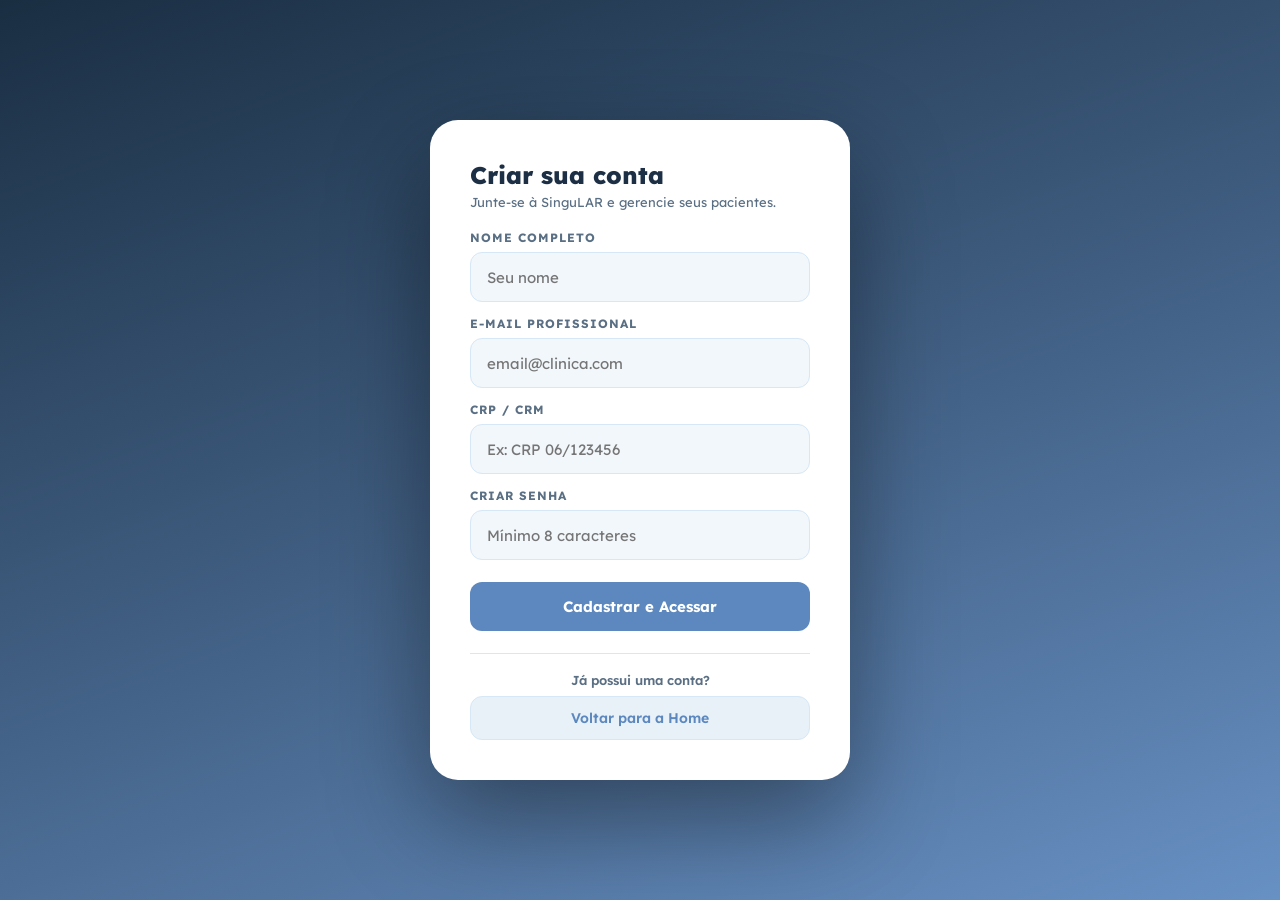
<file: cadastro.html>
<!DOCTYPE html>
<html lang="pt-br">
<head>
    <meta charset="UTF-8">
    <meta name="viewport" content="width=device-width, initial-scale=1.0">
    <title>SinguLAR - Criar Conta</title>
    <link href="https://fonts.googleapis.com/css2?family=Lexend:wght@400;600;700;800&display=swap" rel="stylesheet">
    <link rel="stylesheet" href="CadastroProfissional.css" type="text/css">
</head>
<body class="fundo">  
    <main class="login">
        <header class="header">
            <div class="textoheader">
                <h1>Criar sua conta</h1>
                <p>Junte-se à SinguLAR e gerencie seus pacientes.</p>
            </div>
        </header>

        <form id="form-cadastro" class="loginformulario">
            <div class="input">
                <label for="nome">Nome Completo</label>
                <input type="text" id="nome" placeholder="Seu nome" required>
            </div>
            <div class="input">
                <label for="email">E-mail Profissional</label>
                <input type="email" id="email" placeholder="email@clinica.com" required>
            </div>
            <div class="input">
                <label for="crp">CRP / CRM</label>
                <input type="text" id="crp" placeholder="Ex: CRP 06/123456" required>
            </div>
            <div class="input">
                <label for="senha">Criar Senha</label>
                <input type="password" id="senha" placeholder="Mínimo 8 caracteres" required>
            </div>
            <button type="submit" class="enviar">Cadastrar e Acessar</button>
        </form>

        <footer class="footer">
            <p>Já possui uma conta?</p>
            <button type="button" class="demo" onclick="window.location.href='index.html'">Voltar para a Home</button>
        </footer>
    </main>

    <script>
        document.getElementById('form-cadastro').addEventListener('submit', function(e) {
            e.preventDefault(); 
            window.location.href = 'painel.html'; 
        });
    </script>
</body>
</html>
</file>
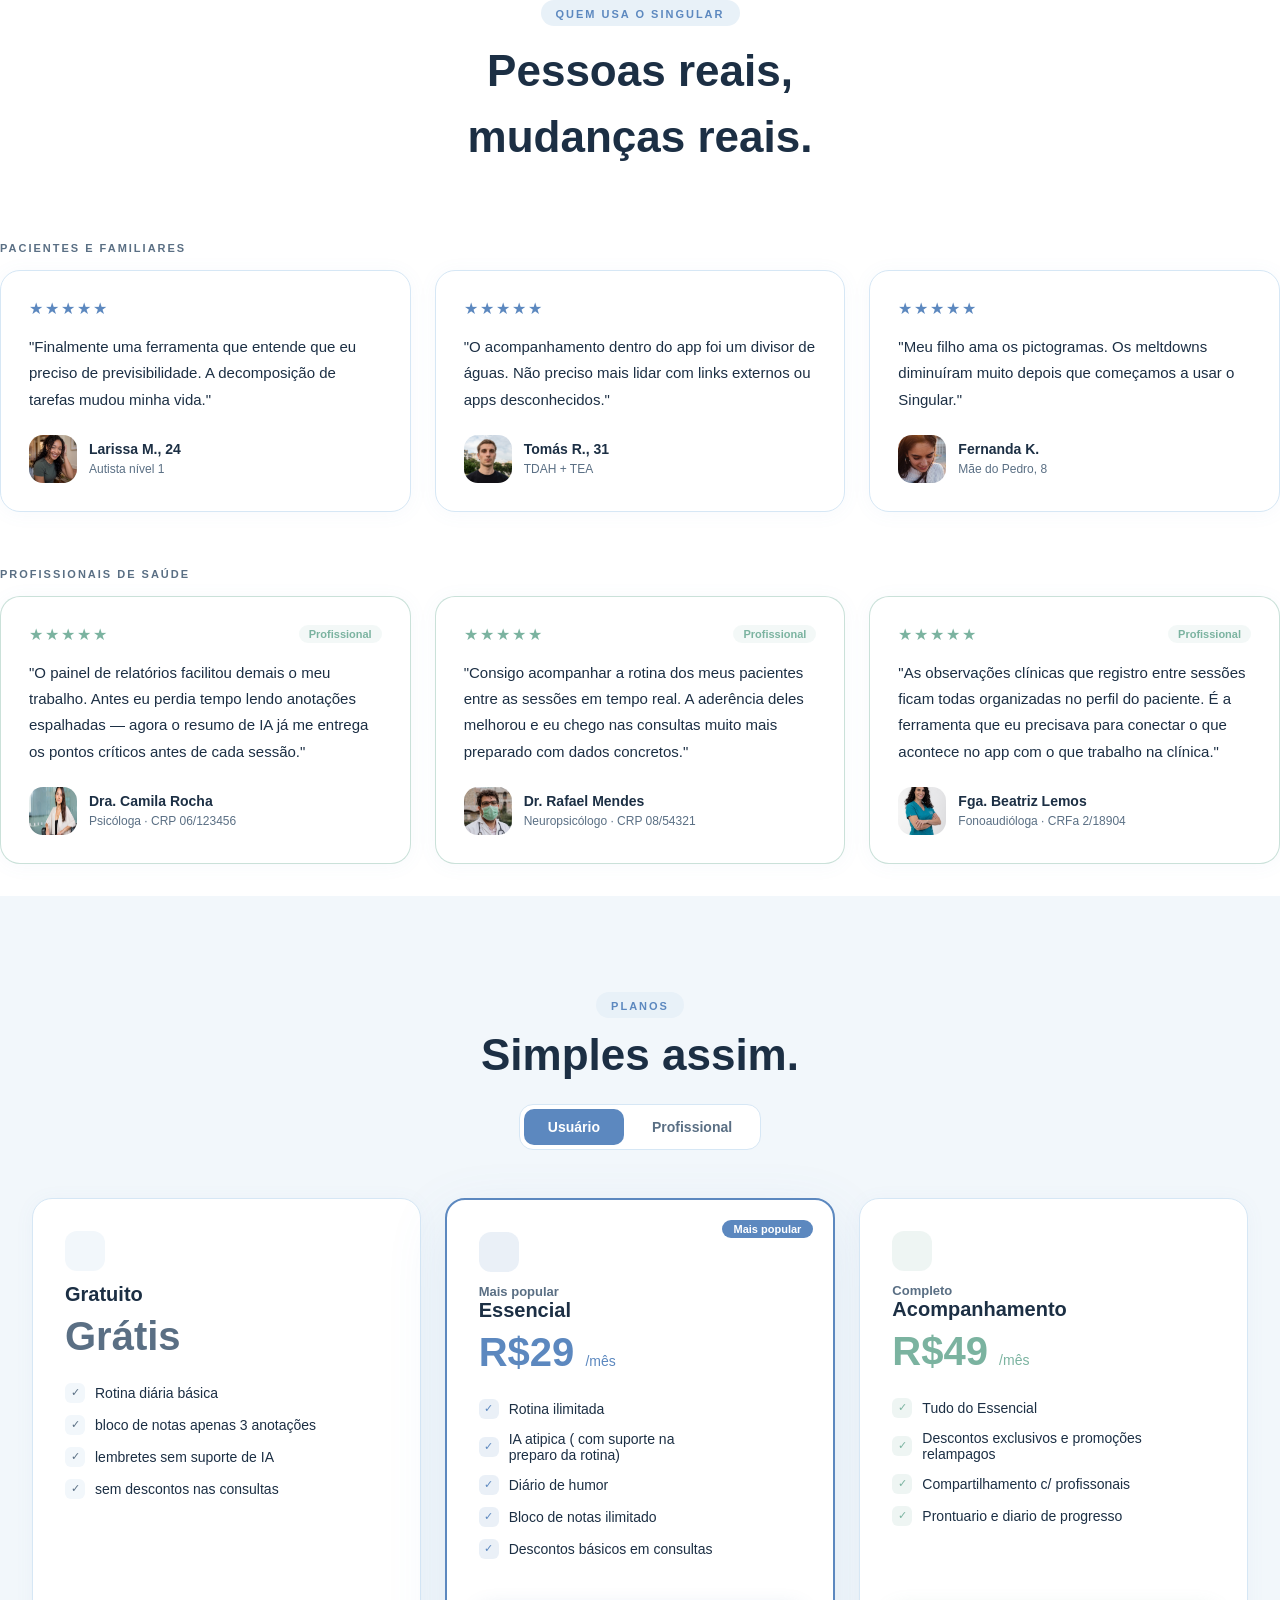
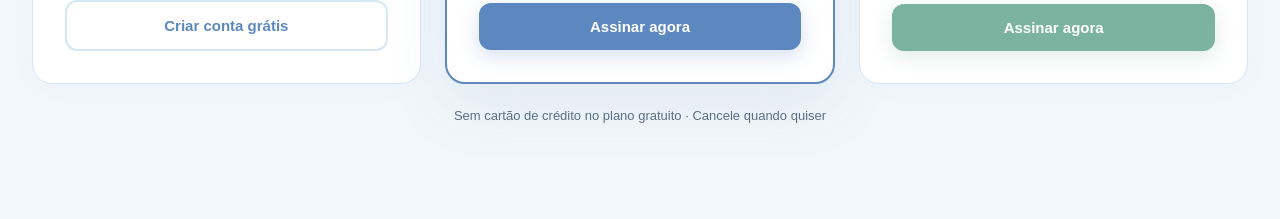
<file: emily.html>
<!DOCTYPE html>
<html lang="pt-br">

<head>
    <meta charset="UTF-8">
    <meta name="viewport" content="width=device-width, initial-scale=1.0">
    <title>Document</title>
    <link rel="stylesheet" href="./emily.css">
</head>

<body>
    <div class="conteudo">

        <!-- Cabeçalho -->
        <div class="badge-tag">
            <span class="quem-usa">Quem usa o Singular</span>
        </div>
        <h1 class="titulo">Pessoas reais,<br />mudanças reais.</h1>

        <!-- Seção Pacientes e Familiares -->
        <div class="categoria">
            <p class="subtitulo1">Pacientes e familiares</p>
        </div>

        <div class="lista-cards">
            <!-- Card 1 -->
            <div class="card">
                <div class="estrelas">★★★★★</div>
                <p class="depoimento1">"Finalmente uma ferramenta que entende que eu preciso de previsibilidade. A
                    decomposição de tarefas mudou minha vida."</p>
                <div class="autor">
                    <img src="imagens uc2/usuaria - tea.jpeg" alt="Foto de Larissa">
                    <div>
                        <div class="nome1">Larissa M., 24</div>
                        <div class="tag1">Autista nível 1</div>
                    </div>
                </div>
            </div>

            <!-- Card 2 -->
            <div class="card">
                <div class="estrelas">★★★★★</div>
                <p class="depoimento2">"O acompanhamento dentro do app foi um divisor de águas. Não preciso mais lidar
                    com links externos ou apps desconhecidos."</p>
                <div class="autor">
                    <img src="imagens uc2/usuario 1 TEA TDH.jpeg" alt="Foto de Tomás">
                    <div>
                        <div class="nome2">Tomás R., 31</div>
                        <div class="tag2">TDAH + TEA</div>
                    </div>
                </div>
            </div>

            <!-- Card 3 -->
            <div class="card">
                <div class="estrelas">★★★★★</div>
                <p class="depoimento3">"Meu filho ama os pictogramas. Os meltdowns diminuíram muito depois que começamos
                    a usar o Singular."</p>
                <div class="autor">
                    <img src="imagens uc2/mae de tea.jpeg" alt="Foto de Fernanda">
                    <div>
                        <div class="nome3">Fernanda K.</div>
                        <div class="tag3">Mãe do Pedro, 8</div>
                    </div>
                </div>
            </div>
        </div>

        <!-- Seção Profissionais de Saúde -->
        <div class="categoria">
            <p class="subtitulo2">Profissionais de saúde</p>
        </div>

        <div class="lista-cards">
            <!-- Card 4 -->
            <div class="card card-profissional">
                <div class="card-topo">
                    <div class="estrelas-prof">★★★★★</div>
                    <span class="selo-prof">Profissional</span>
                </div>
                <p class="depoimento4">"O painel de relatórios facilitou demais o meu trabalho. Antes eu perdia tempo
                    lendo anotações espalhadas — agora o resumo de IA já me entrega os pontos críticos antes de cada
                    sessão."</p>
                <div class="autor">
                    <img src="imagens uc2/img - terapeuta.jpeg" alt="Foto de Dra. Camila">
                    <div>
                        <div class="nome4">Dra. Camila Rocha</div>
                        <div class="tag4">Psicóloga · CRP 06/123456</div>
                    </div>
                </div>
            </div>

            <!-- Card 5 -->
            <div class="card card-profissional">
                <div class="card-topo">
                    <div class="estrelas-prof">★★★★★</div>
                    <span class="selo-prof">Profissional</span>
                </div>
                <p class="depoimento5">"Consigo acompanhar a rotina dos meus pacientes entre as sessões em tempo real. A
                    aderência deles melhorou e eu chego nas consultas muito mais preparado com dados concretos."</p>
                <div class="autor">
                    <img src="imagens uc2/rafael.jpeg" alt="Foto de Dr. Rafael">
                    <div>
                        <div class="nome5">Dr. Rafael Mendes</div>
                        <div class="tag5">Neuropsicólogo · CRP 08/54321</div>
                    </div>
                </div>
            </div>

            <!-- Card 6 -->
            <div class="card card-profissional">
                <div class="card-topo">
                    <div class="estrelas-prof">★★★★★</div>
                    <span class="selo-prof">Profissional</span>
                </div>
                <p class="depoimento6">"As observações clínicas que registro entre sessões ficam todas organizadas no
                    perfil do paciente. É a ferramenta que eu precisava para conectar o que acontece no app com o que
                    trabalho na clínica."</p>
                <div class="autor">
                    <img src="imagens uc2/beatriz.jpeg" alt="Foto de Fga. Beatriz">
                    <div>
                        <div class="nome6">Fga. Beatriz Lemos</div>
                        <div class="tag6">Fonoaudióloga · CRFa 2/18904</div>
                    </div>
                </div>
            </div>
        </div>

    </div>
    </div>

    <div class="container-planos">

        <!-- Cabeçalho -->
        <div class="badge-planos">
            <span>Planos</span>
        </div>
        <h1 class="titulo-planos">Simples assim.</h1>

        <!-- Selector Usuário / Profissional -->
        <div class="toggle-container" role="group" aria-label="Escolha o tipo de plano">
            <button class="btn-toggle ativo" type="button" data-mode="usuario" aria-pressed="true">Usuário</button>
            <button class="btn-toggle" type="button" data-mode="profissional" aria-pressed="false">Profissional</button>
        </div>

        <!-- Grid de Cards de Planos -->
        <div class="grid-planos">

            <!-- Card Gratuito -->
            <div class="card-plano" data-plan-card="0">
                <div class="icone-plano icon-cinza"></div>
                <h2 class="nome-plano" data-field="name">Gratuito</h2>
                <div class="preco-plano" data-field="price">Grátis</div>

                <ul class="lista-recursos" data-field="features">
                    <li><span class="check">✓</span> Rotina diária básica</li>
                    <li><span class="check">✓</span> bloco de notas apenas 3 anotações</li>
                    <li><span class="check">✓</span> lembretes sem suporte de IA</li>
                    <li><span class="check">✓</span> sem descontos nas consultas</li>
                </ul>

                <button class="btn-card btn-outline">Criar conta grátis</button>
            </div>

            <!-- Card Essencial -->
            <div class="card-plano card-destaque" data-plan-card="1">
                <span class="badge-destaque" data-field="badge">Mais popular</span>
                <div class="icone-plano icon-azul"></div>
                <p class="tag-sub" data-field="tag">Mais popular</p>
                <h2 class="nome-plano" data-field="name">Essencial</h2>
                <div class="preco-plano preco-azul" data-field="price">R$29 <span>/mês</span></div>

                <ul class="lista-recursos" data-field="features">
                    <li><span class="check check-azul">✓</span> Rotina ilimitada</li>
                    <li><span class="check check-azul">✓</span> IA atipica ( com suporte na<br /> preparo da rotina)
                    </li>
                    <li><span class="check check-azul">✓</span> Diário de humor</li>
                    <li><span class="check check-azul">✓</span> Bloco de notas ilimitado</li>
                    <li><span class="check check-azul">✓</span> Descontos básicos em consultas</li>
                </ul>

                <button class="btn-card btn-azul">Assinar agora</button>
            </div>

            <!-- Card Acompanhamento -->
            <div class="card-plano" data-plan-card="2">
                <div class="icone-plano icon-verde"></div>
                <p class="tag-sub" data-field="tag">Completo</p>
                <h2 class="nome-plano" data-field="name">Acompanhamento</h2>
                <div class="preco-plano preco-verde" data-field="price">R$49 <span>/mês</span></div>

                <ul class="lista-recursos" data-field="features">
                    <li><span class="check check-verde">✓</span> Tudo do Essencial</li>
                    <li><span class="check check-verde">✓</span> Descontos exclusivos e promoções <br />relampagos</li>
                    <li><span class="check check-verde">✓</span> Compartilhamento c/ profissonais</li>
                    <li><span class="check check-verde">✓</span> Prontuario e diario de progresso</li>
                </ul>

                <button class="btn-card btn-verde">Assinar agora</button>
            </div>

        </div>

        <!-- Rodapé da Seção -->
        <p class="nota-rodape">Sem cartão de crédito no plano gratuito · Cancele quando quiser</p>

    </div>

    <script src="script.js"></script>
</body>

</body>

</html>
</file>
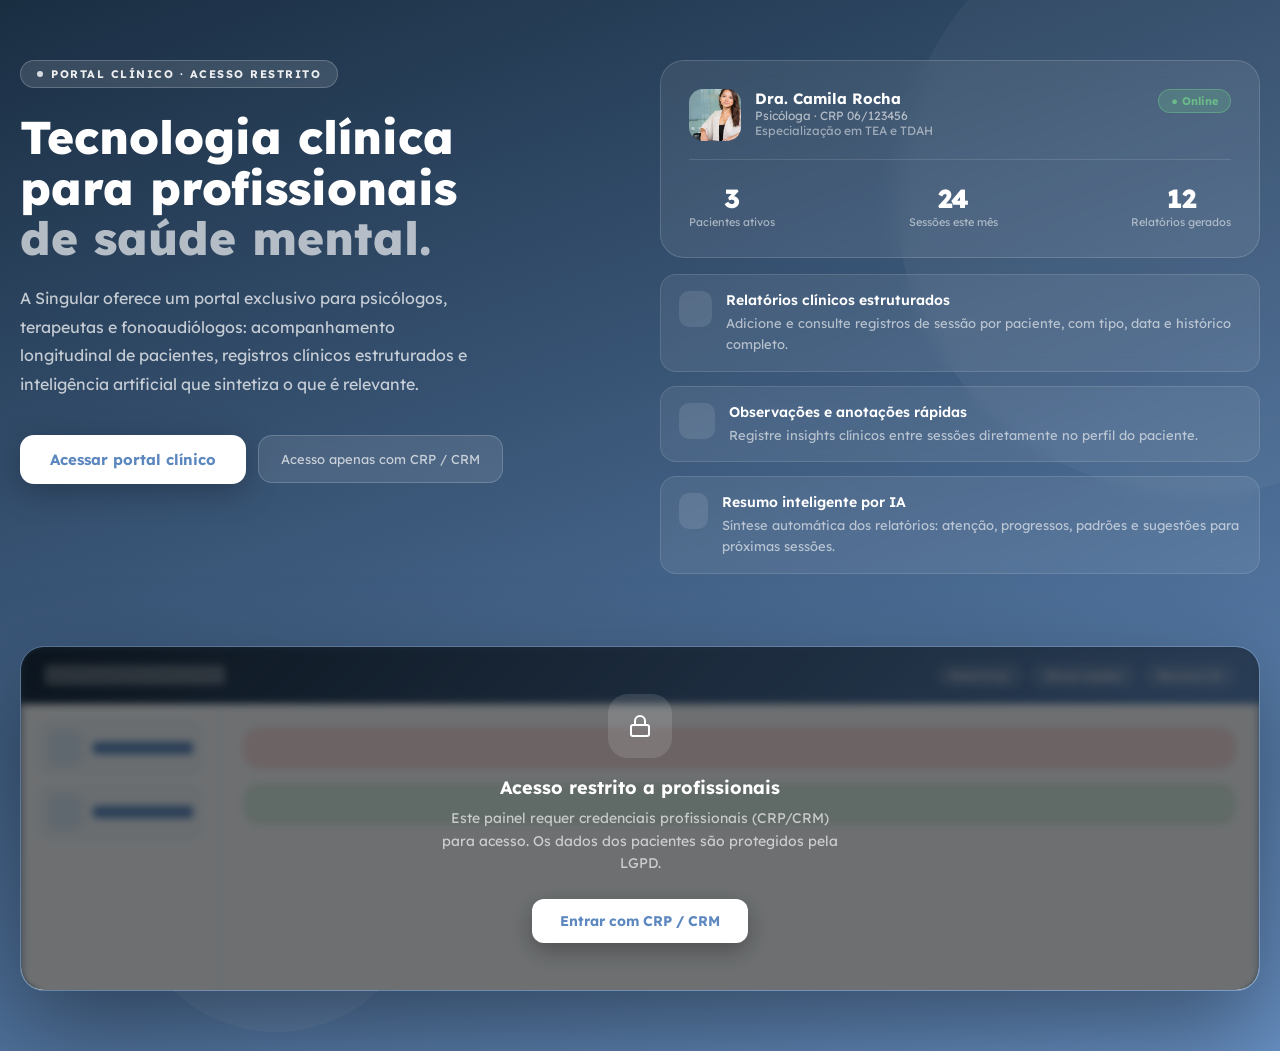
<file: HomeProfissional.html>
<!DOCTYPE html>
<html lang="pt-br">
<head>
    <meta charset="UTF-8">
    <meta name="viewport" content="width=device-width, initial-scale=1.0">
    <title>SinguLAR - Home Profissional</title>
    <link href="https://fonts.googleapis.com/css2?family=Lexend:wght@400;600;700;800&display=swap" rel="stylesheet">
    <link rel="stylesheet" href="HomeProfissional.css" type="text/css">
</head>
<body>

    <main class="tela-fundo">
        <div class="decoracao-circulo-1"></div>
        <div class="decoracao-circulo-2"></div>

        <div class="conteiner-principal">
            
            <!-- SEÇÃO SUPERIOR -->
            <section class="secao-superior">
                <div class="textos-hero">
                    <div class="badge-restrito"><span class="ponto-luminoso"></span> Portal Clínico · Acesso Restrito</div>
                    <h1 class="titulo-principal">
                        Tecnologia clínica<br>para profissionais<br>
                        <span class="titulo-destaque">de saúde mental.</span>
                    </h1>
                    <p class="descricao-principal">A Singular oferece um portal exclusivo para psicólogos, terapeutas e fonoaudiólogos: acompanhamento longitudinal de pacientes, registros clínicos estruturados e inteligência artificial que sintetiza o que é relevante.</p>
                    
                    <div class="grupo-botoes">
                        <button class="botao-acessar" id="abrir-modal-topo">
                            Acessar portal clínico
                        </button>
                        <div class="aviso-crp">Acesso apenas com CRP / CRM</div>
                    </div>
                </div>

                <aside class="funcionalidades-hero">
                    <article class="cartao-medica">
                        <header class="cabecalho-medica">
                            <!-- Espaço para imagem -->
                            <img src="imagens/camila.jpeg" alt="Foto Dra. Camila" class="foto-perfil">
                            <div class="info-medica">
                                <h2>Dra. Camila Rocha</h2>
                                <span>Psicóloga · CRP 06/123456</span>
                                <span class="especialidade">Especialização em TEA e TDAH</span>
                            </div>
                            <div class="status-online">● Online</div>
                        </header>
                        <div class="estatisticas-medica">
                            <div class="dado"><strong>3</strong><span>Pacientes ativos</span></div>
                            <div class="dado"><strong>24</strong><span>Sessões este mês</span></div>
                            <div class="dado"><strong>12</strong><span>Relatórios gerados</span></div>
                        </div>
                    </article>

                    <ul class="lista-recursos">
                        <li class="item-recurso">
                            <div class="icone-recurso"></div>
                            <div class="texto-recurso">
                                <h3>Relatórios clínicos estruturados</h3>
                                <p>Adicione e consulte registros de sessão por paciente, com tipo, data e histórico completo.</p>
                            </div>
                        </li>
                        <li class="item-recurso">
                            <div class="icone-recurso"></div>
                            <div class="texto-recurso">
                                <h3>Observações e anotações rápidas</h3>
                                <p>Registre insights clínicos entre sessões diretamente no perfil do paciente.</p>
                            </div>
                        </li>
                        <li class="item-recurso">
                            <div class="icone-recurso"></div>
                            <div class="texto-recurso">
                                <h3>Resumo inteligente por IA</h3>
                                <p>Síntese automática dos relatórios: atenção, progressos, padrões e sugestões para próximas sessões.</p>
                            </div>
                        </li>
                    </ul>
                </aside>
            </section>

            <!-- SEÇÃO INFERIOR: Mockup -->
            <section class="secao-inferior">
                <div class="painel-mockup">
                    <header class="cabecalho-mockup">
                        <div class="mockup-logo-fake"></div>
                        <div class="mockup-abas"><span class="aba">Relatórios</span><span class="aba">Observações</span><span class="aba">Resumo IA</span></div>
                    </header>
                    <div class="corpo-mockup">
                        <div class="mockup-menu">
                            <div class="mockup-item-menu"><div class="img-fake" style="width:36px;height:36px;background:#D6E7F5;border-radius:10px;"></div><div class="linhas-fake"></div></div>
                            <div class="mockup-item-menu"><div class="img-fake" style="width:36px;height:36px;background:#D6E7F5;border-radius:10px;"></div><div class="linhas-fake"></div></div>
                        </div>
                        <div class="mockup-conteudo">
                            <div class="bloco-grafico vermelho"></div><div class="bloco-grafico verde"></div>
                        </div>
                    </div>
                </div>

                <div class="overlay-bloqueio">
                    <div class="icone-cadeado"></div>
                    <h2>Acesso restrito a profissionais</h2>
                    <p>Este painel requer credenciais profissionais (CRP/CRM) para acesso. Os dados dos pacientes são protegidos pela LGPD.</p>
                    <button class="botao-entrar-bloqueado" id="abrir-modal-baixo">
                        Entrar com CRP / CRM
                    </button>
                </div>
            </section>

        </div>
    </main>

    <!-- Modal de Login Flutuante -->
    <div id="modal-login" class="modal-overlay-escondido">
        <div class="login">
            <button class="botaofechar" id="fechar-modal">✕</button>
            <header class="header">
                <div class="textoheader">
                    <h1>Portal Clínico</h1>
                    <p>Acesso restrito a profissionais de saúde</p>
                </div>
            </header>
            <div class="alerta">
                <div class="textoalerta"></div>
                <p>Este painel contém dados clínicos protegidos pela LGPD. O acesso é exclusivo para profissionais registrados.</p>
            </div>
            <form id="form-login" class="loginformulario">
                    <input 
                    type="text" 
                    id="crp" 
                    placeholder="Ex: CRP 06/123456" 
                    maxlength="14" 
                    pattern="(CRP|CRM|crp|crm)\s[A-Za-z0-9]{2}\/[0-9]{4,7}"
                    title="Digite no formato correto: CRP 06/123456"
                    style="text-transform: uppercase;"
                    required>
                    <label for="crp">CRP / CRM</label>
                    <input type="text" id="crp" placeholder="Ex: CRP 06/123456" required>
                </div>
                <div class="input">
                    <label for="senha">Senha</label>
                    <input type="password" id="senha" placeholder="Senha de acesso" required>
                </div>
                <button type="submit" class="enviar">Entrar no portal clínico</button>
            </form>
            <footer class="footer">
                <p>Ainda não tem acesso?</p>
                <button type="button" class="demo" onclick="window.location.href='cadastro.html'">Criar uma conta</button>
            </footer>
        </div>
    </div>

    <!-- Script do Modal de Login -->
    <script>
        const modal = document.getElementById('modal-login');
        const btnAbrirTopo = document.getElementById('abrir-modal-topo');
        const btnAbrirBaixo = document.getElementById('abrir-modal-baixo');
        const btnFechar = document.getElementById('fechar-modal');

        function abrirModal() { modal.classList.add('mostrar'); }

        btnAbrirTopo.addEventListener('click', abrirModal);
        btnAbrirBaixo.addEventListener('click', abrirModal);
        
        btnFechar.addEventListener('click', () => modal.classList.remove('mostrar'));

        modal.addEventListener('click', (e) => {
            if (e.target === modal) modal.classList.remove('mostrar');
        });

        document.getElementById('form-login').addEventListener('submit', function(e) {
            e.preventDefault(); 
            window.location.href = 'painel.html'; 
        });
    </script>
</body>
</html>
</file>
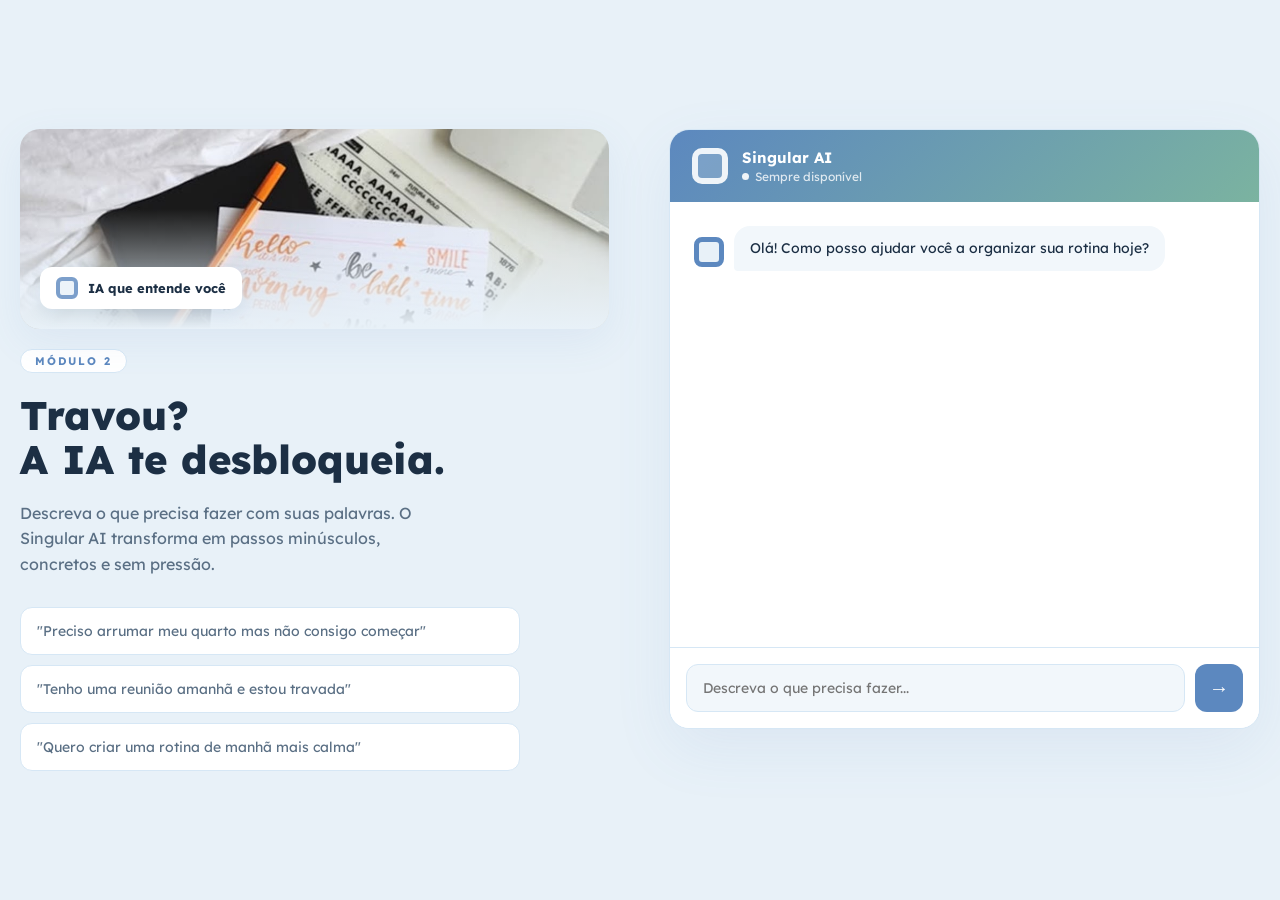
<file: ia.html>
<!DOCTYPE html>
<html lang="pt-br">
<head>
    <meta charset="UTF-8">
    <meta name="viewport" content="width=device-width, initial-scale=1.0">
    <title>SinguLAR - IA Assistente</title>
    <link href="https://fonts.googleapis.com/css2?family=Lexend:wght@400;600;700;800&display=swap" rel="stylesheet">
    <link rel="stylesheet" href="IA.css" type="text/css">
</head>
<body class="ia-fundo">

    <main class="ia-conteiner">
        <!-- Lado Esquerdo: Textos e Explicação -->
        <section class="ia-hero">
            <div class="ia-imagem-destaque">
                <img src="imagens/fotoia.jpeg" alt="Capa IA">
                <div class="ia-badge-flutuante">
                    <span class="ia-icone-mini"></span>
                    <strong>IA que entende você</strong>
                </div>
            </div>

            <div class="ia-tag-modulo">MÓDULO 2</div>
            <h1 class="ia-titulo">Travou?<br>A IA te desbloqueia.</h1>
            <p class="ia-descricao">Descreva o que precisa fazer com suas palavras. O Singular AI transforma em passos minúsculos, concretos e sem pressão.</p>

            <div class="ia-exemplos">
                <div class="ia-card-exemplo">"Preciso arrumar meu quarto mas não consigo começar"</div>
                <div class="ia-card-exemplo">"Tenho uma reunião amanhã e estou travada"</div>
                <div class="ia-card-exemplo">"Quero criar uma rotina de manhã mais calma"</div>
            </div>
        </section>

        <!-- Lado Direito: O Chatbot Real -->
        <section class="ia-chat-interface">
            <header class="ia-chat-header">
                <div class="ia-icone-header"></div>
                <div class="ia-info-header">
                    <h2>Singular AI</h2>
                    <p><span class="ponto-online"></span> Sempre disponível</p>
                </div>
            </header>

            <div class="ia-chat-mensagens" id="ia-chat-mensagens">
                <!-- Mensagem Inicial da IA -->
                <div class="ia-linha-mensagem ia-msg-sistema">
                    <div class="ia-avatar-sistema"></div>
                    <div class="ia-balao-sistema">Olá! Como posso ajudar você a organizar sua rotina hoje?</div>
                </div>
            </div>

            <footer class="ia-chat-footer">
                <input type="text" id="ia-input-msg" placeholder="Descreva o que precisa fazer..." autocomplete="off">
                <button id="ia-btn-enviar">→</button>
            </footer>
        </section>
    </main>

    <script src="script.js"></script>
</body>
</html>
</file>
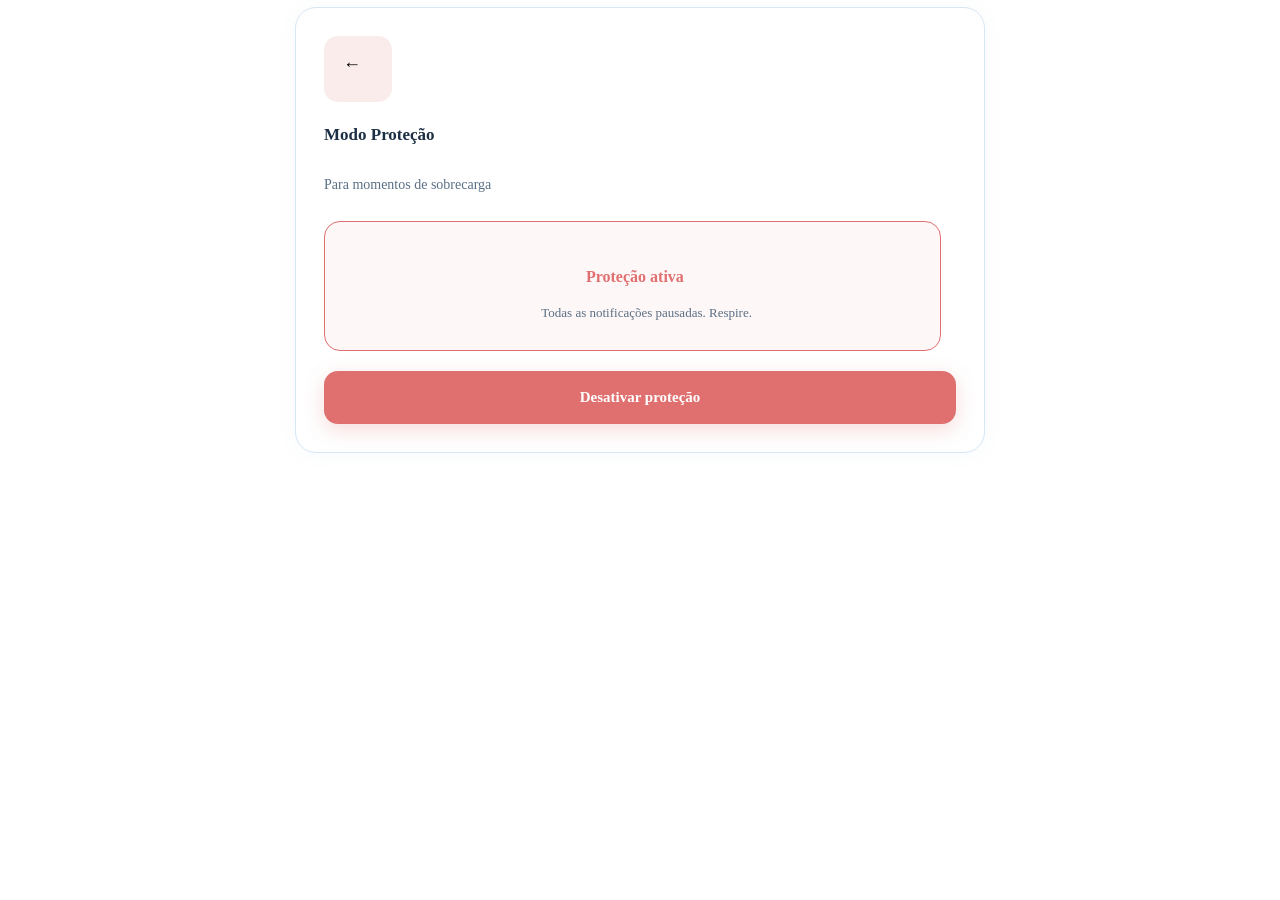
<file: modoprotecao.html>
<!DOCTYPE html>
<html lang="pt-br">
<head>
    <meta charset="UTF-8">
    <meta name="viewport" content="width=device-width, initial-scale=1.0">
    <title>Modo proteção</title>
    <link rel="stylesheet" href="modoprotecao.css" type="text/css">
</head>
<body>
    
    <div class="protecao-card">

    <div class="icone-protecao">
        <a href="Index.html" class="back-btn" aria-label="Voltar" title="Voltar"
        style="display:flex;align-items:center;justify-content:center;width:32px;height:32px;border-radius:8px;color:inherit;text-decoration:none;font-size:18px;margin-right:4px;flex-shrink:0;">←</a>
        <div class="icone">
            <div class="icone-forma"></div>
            <div class="icone-detalhe"></div>
        </div>
    </div>

    <div class="titulo-container">
        <div class="titulo">Modo Proteção</div>
    </div>

    <div class="subtitulo-container">
        <div class="subtitulo">Para momentos de sobrecarga</div>
    </div>

    <div class="alerta-container">
        <div class="alerta">

            <div class="icone-alerta">
                <div class="icone">
                    <div class="icone-forma"></div>
                    <div class="icone-detalhe"></div>
                </div>
            </div>

            <div class="protecao-ativa-container">
                <div class="protecao-ativa">Proteção ativa</div>
            </div>

            <div class="descricao-container">
                <div class="descricao">
                    Todas as notificações pausadas. Respire.
                </div>
            </div>

        </div>
    </div>

   <div class="botao-protecao">
        <div class="texto-botao">Desativar proteção</div>
    </div> 

</div>
<script src="https://vlibras.gov.br/app/vlibras-plugin.js"></script>
</body>

</html>
</file>
<file: CadastroProfissional.css>
:root {
    --cor-principal: #5C88BF;
    --grad-1: #E8F1F8;
    --grad-2: #F2F7FB;
    --grad-3: #E4F3EE;
}

* { box-sizing: border-box; margin: 0; padding: 0; font-family: 'Lexend', sans-serif; }

.fundo {
    width: 100vw; height: 100vh;
    background: linear-gradient(160deg, #1A2E42 0%, rgba(58, 89, 126, 0.97) 50%, rgba(92, 136, 191, 0.93) 100%);
    display: flex; justify-content: center; align-items: center; padding: 24px;
}

.login { width: 100%; max-width: 420px; background: white; padding: 40px; border-radius: 28px; box-shadow: 0px 40px 100px rgba(0, 0, 0, 0.40); position: relative; display: flex; flex-direction: column; }
.header { margin-bottom: 20px; }
.textoheader h1 { color: #1C2F44; font-size: 24px; font-weight: 800; line-height: 30px; margin-bottom: 4px;}
.textoheader p { color: #5A6F84; font-size: 13px; font-weight: 400; }
.loginformulario { display: flex; flex-direction: column; gap: 14px; }
.input { display: flex; flex-direction: column; gap: 7px; }
.input label { color: #5A6F84; font-size: 12px; font-weight: 700; text-transform: uppercase; letter-spacing: 1px; }
.input input { width: 100%; height: 50px; padding: 0 16px; background: var(--grad-2); border: 1px solid #D6E7F5; border-radius: 12px; color: #1C2F44; font-size: 15px; outline: none; transition: border-color 0.2s; }
.input input:focus { border-color: var(--cor-principal); }
.enviar { margin-top: 8px; width: 100%; padding: 15px; background: var(--cor-principal); border: none; border-radius: 12px; color: white; font-size: 15px; font-weight: 700; cursor: pointer; transition: background 0.2s; }
.enviar:hover { background: #4A6E9B; }
.footer { margin-top: 22px; padding-top: 18px; border-top: 1px solid #D6E7F5; display: flex; flex-direction: column; gap: 8px; }
.footer p { color: #5A6F84; font-size: 13px; font-weight: 600; text-align: center; }
.demo { width: 100%; padding: 12px 14px; background: var(--grad-1); border: 1px solid #D6E7F5; border-radius: 12px; color: var(--cor-principal); font-size: 14px; font-weight: 600; cursor: pointer; transition: background 0.2s; }
.demo:hover { background: #D6E7F5; }
</file>
<file: emily.css>
:root {
    --cor-principal: #5C88BF;
    --grad-1: #E8F1F8;
    --grad-2: #F2F7FB;
    --grad-3: #E4F3EE;
}

/* Estrutura Principal */
.container {
    width: 100%;
    padding: 96px 32px;
    background-color: #ffffff;
    display: flex;
    justify-content: center;
}

.conteudo {
    width: 100%;
    max-width: 1280px;
    display: flex;
    flex-direction: column;
    align-items: flex-start;
}

/* Header/Topo */
.badge-tag {
    background-color: var(--grad-1);
    border-radius: 99px;
    padding: 4px 15px;
    margin-bottom: 12px;
    align-self: center;
}

.quem-usa {
    color: var(--cor-principal);
    font-size: 11px;
    font-family: 'Lexend', sans-serif;
    font-weight: 700;
    text-transform: uppercase;
    letter-spacing: 2px;
}

.titulo {
    color: #1C2F44;
    font-size: 44px;
    font-family: 'Lexend', sans-serif;
    font-weight: 800;
    line-height: 66px;
    text-align: center;
    align-self: center;
    margin-bottom: 48px;
}

/* Categorias */

.categoria {
    width: 100%;
    margin-top: 24px;
    margin-bottom: 16px;
}

.subtitulo1, .subtitulo2 {
    color: #5A6F84;
    font-size: 11px;
    font-family: 'Lexend', sans-serif;
    font-weight: 700;
    text-transform: uppercase;
    letter-spacing: 2px;
}

/* Grid de Cards */
.lista-cards {
    display: flex;
    gap: 24px;
    width: 100%;
    margin-bottom: 32px;
}

.card {
    flex: 1;
    background: #ffffff;
    border-radius: 20px;
    padding: 28px;
    box-shadow: 0px 2px 20px rgba(92, 136, 191, 0.05);
    border: 1px solid #D6E7F5;
    display: flex;
    flex-direction: column;
    justify-content: space-between;
}

.card-profissional {
    border-color: rgba(123, 179, 160, 0.40);
}

.card-topo {
    display: flex;
    justify-content: space-between;
    align-items: center;
    margin-bottom: 16px;
}

/* Estrelas e Selos */
.estrelas {
    color: var(--cor-principal);
    font-size: 16px;
    letter-spacing: 2px;
    margin-bottom: 16px;
}

.estrelas-prof {
    color: #7BB3A0;
    font-size: 16px;
    letter-spacing: 2px;
}

.selo-prof {
    background: rgba(123, 179, 160, 0.09);
    color: #7BB3A0;
    font-size: 11px;
    font-family: 'Lexend', sans-serif;
    font-weight: 700;
    padding: 3px 10px;
    border-radius: 99px;
}

/* Textos do Card */
.depoimento1, .depoimento2, .depoimento3,
.depoimento4, .depoimento5, .depoimento6 {
    color: #1C2F44;
    font-size: 15px;
    font-family: 'Lexend', sans-serif;
    font-weight: 400;
    line-height: 26.25px;
    margin-bottom: 22px;
}

/* Autor */
.autor {
    display: flex;
    align-items: center;
    gap: 12px;
}

.autor img {
    width: 48px;
    height: 48px;
    border-radius: 14px;
}

.nome1, .nome2, .nome3, .nome4, .nome5, .nome6 {
    color: #1C2F44;
    font-size: 14px;
    font-family: 'Lexend', sans-serif;
    font-weight: 700;
    line-height: 21px;
}

.tag1, .tag2, .tag3, .tag4, .tag5, .tag6 {
    color: #5A6F84;
    font-size: 12px;
    font-family: 'Lexend', sans-serif;
    font-weight: 400;
    line-height: 18px;
}

/* Reset Básico de Iniciante */
* {
    box-sizing: border-box;
    margin: 0;
    padding: 0;
    font-family: 'Lexend', sans-serif;
}

.container-planos {
    width: 100%;
    background-color: var(--grad-2);
    padding: 96px 32px;
    display: flex;
    flex-direction: column;
    align-items: center;
}

/* Cabeçalho */
.badge-planos {
    background-color: var(--grad-1);
    border-radius: 99px;
    padding: 4px 15px;
    margin-bottom: 12px;
}

.badge-planos span {
    color: var(--cor-principal);
    font-size: 11px;
    font-weight: 700;
    text-transform: uppercase;
    letter-spacing: 2px;
}

.titulo-planos {
    color: #1C2F44;
    font-size: 44px;
    font-weight: 800;
    margin-bottom: 24px;
    text-align: center;
}

/* Toggle Usuário/Profissional */
.toggle-container {
    background: #FFFFFF;
    border: 1px solid #D6E7F5;
    border-radius: 14px;
    padding: 4px;
    display: flex;
    gap: 4px;
    margin-bottom: 48px;
}

.btn-toggle {
    border: none;
    background: transparent;
    padding: 10px 24px;
    font-size: 14px;
    font-weight: 600;
    color: #5A6F84;
    border-radius: 10px;
    cursor: pointer;
}

.btn-toggle.ativo {
    background: var(--cor-principal);
    color: #FFFFFF;
}

/* Grid de Cards */
.grid-planos {
    display: flex;
    gap: 24px;
    max-width: 1280px;
    width: 100%;
    justify-content: center;
    align-items: stretch;
}

.card-plano {
    flex: 1;
    background: #FFFFFF;
    border: 1px solid #D6E7F5;
    border-radius: 20px;
    padding: 32px;
    position: relative;
    box-shadow: 0px 2px 20px rgba(92, 136, 191, 0.05);
    display: flex;
    flex-direction: column;
}

.card-destaque {
    border: 2px solid var(--cor-principal);
    box-shadow: 0px 20px 60px rgba(92, 136, 191, 0.13);
}

.badge-destaque {
    position: absolute;
    top: 20px;
    right: 20px;
    background: var(--cor-principal);
    color: white;
    font-size: 11px;
    font-weight: 700;
    padding: 3px 12px;
    border-radius: 99px;
}

/* Elementos do Card */
.icone-plano {
    width: 40px;
    height: 40px;
    border-radius: 12px;
    margin-bottom: 12px;
}

.icon-cinza { background: var(--grad-2); }
.icon-azul { background: rgba(92, 136, 191, 0.13); }
.icon-verde { background: rgba(123, 179, 160, 0.13); }

.tag-sub {
    color: #5A6F84;
    font-size: 13px;
    font-weight: 600;
}

.nome-plano {
    color: #1C2F44;
    font-size: 20px;
    font-weight: 800;
    margin-bottom: 8px;
}

.preco-plano {
    color: #5A6F84;
    font-size: 40px;
    font-weight: 800;
    margin-bottom: 24px;
}

.preco-plano span {
    font-size: 14px;
    font-weight: 400;
}

.preco-azul { color: var(--cor-principal); }
.preco-verde { color: #7BB3A0; }

/* Listas */
.lista-recursos {
    list-style: none;
    margin-bottom: 32px;
    flex-grow: 1;
}

.lista-recursos li {
    color: #1C2F44;
    font-size: 14px;
    margin-bottom: 12px;
    display: flex;
    align-items: center;
    gap: 10px;
}

.check {
    width: 20px;
    height: 20px;
    background: var(--grad-2);
    border-radius: 6px;
    display: inline-flex;
    justify-content: center;
    align-items: center;
    font-size: 11px;
    color: #5A6F84;
}

.check-azul {
    background: rgba(92, 136, 191, 0.13);
    color: var(--cor-principal);
}

.check-verde {
    background: rgba(123, 179, 160, 0.13);
    color: #7BB3A0;
}

/* Botões */
.btn-card {
    width: 100%;
    padding: 15px;
    border-radius: 12px;
    font-size: 15px;
    font-weight: 700;
    cursor: pointer;
    border: none;
}

.btn-outline {
    background: transparent;
    border: 2px solid #D6E7F5;
    color: var(--cor-principal);
}

.btn-azul {
    background: var(--cor-principal);
    color: white;
    box-shadow: 0px 6px 20px rgba(92, 136, 191, 0.25);
}

.btn-verde {
    background: #7BB3A0;
    color: white;
    box-shadow: 0px 6px 20px rgba(123, 179, 160, 0.25);
}

.nota-rodape {
    color: #5A6F84;
    font-size: 13px;
    margin-top: 24px;
    text-align: center;
}
</file>
<file: HomeProfissional.css>
:root {
    --cor-principal: #5C88BF;
    --grad-1: #E8F1F8;
    --grad-2: #F2F7FB;
    --grad-3: #E4F3EE;
}

* { box-sizing: border-box; margin: 0; padding: 0; font-family: 'Lexend', sans-serif; }

.tela-fundo { position: relative; width: 100%; min-height: 100vh; background: linear-gradient(160deg, #1A2E42 0%, rgba(58, 89, 126, 0.97) 50%, rgba(92, 136, 191, 0.93) 100%); overflow: hidden; display: flex; justify-content: center; align-items: center; padding: 60px 20px; }
.decoracao-circulo-1 { position: absolute; width: 600px; height: 600px; left: 70%; top: -10%; background: white; opacity: 0.04; border-radius: 50%; transform: rotate(1deg); }
.decoracao-circulo-2 { position: absolute; width: 296px; height: 296px; left: 10%; top: 70%; background: white; opacity: 0.05; border-radius: 50%; transform: rotate(8deg); }
.conteiner-principal { position: relative; width: 100%; max-width: 1280px; display: flex; flex-direction: column; gap: 72px; z-index: 1; }

.secao-superior { display: flex; justify-content: space-between; align-items: flex-start; flex-wrap: wrap; gap: 40px; }
.textos-hero { flex: 1; min-width: 400px; display: flex; flex-direction: column; align-items: flex-start; }
.badge-restrito { display: flex; align-items: center; gap: 8px; padding: 6px 16px; background: rgba(255, 255, 255, 0.12); border: 1px solid rgba(255, 255, 255, 0.20); border-radius: 99px; backdrop-filter: blur(8px); color: rgba(255, 255, 255, 0.90); font-size: 11px; font-weight: 700; text-transform: uppercase; letter-spacing: 1.50px; margin-bottom: 24px; }
.ponto-luminoso { width: 6px; height: 6px; background: rgba(255, 255, 255, 0.80); border-radius: 50%; }
.titulo-principal { color: white; font-size: 46px; font-weight: 800; line-height: 1.1; margin-bottom: 20px; }
.titulo-destaque { opacity: 0.65; }
.descricao-principal { color: rgba(255, 255, 255, 0.72); font-size: 16px; font-weight: 400; line-height: 1.8; max-width: 460px; margin-bottom: 36px; }

.grupo-botoes { display: flex; align-items: center; gap: 12px; flex-wrap: wrap; }
.botao-acessar { display: flex; align-items: center; gap: 10px; padding: 15px 30px; background: white; border: none; border-radius: 14px; box-shadow: 0px 8px 32px rgba(0, 0, 0, 0.25); color: var(--cor-principal); font-size: 15px; font-weight: 700; cursor: pointer; transition: transform 0.2s, background 0.2s; }
.botao-acessar:hover { transform: translateY(-2px); background: var(--grad-2); }
.aviso-crp { display: flex; align-items: center; gap: 8px; padding: 15px 22px; background: rgba(255, 255, 255, 0.10); border: 1px solid rgba(255, 255, 255, 0.18); border-radius: 14px; backdrop-filter: blur(8px); color: rgba(255, 255, 255, 0.70); font-size: 13px; }

.funcionalidades-hero { flex: 1; min-width: 400px; display: flex; flex-direction: column; gap: 16px; }
.cartao-medica { background: rgba(255, 255, 255, 0.08); border: 1px solid rgba(255, 255, 255, 0.15); border-radius: 24px; padding: 28px; backdrop-filter: blur(12px); }
.cabecalho-medica { display: flex; align-items: flex-start; gap: 14px; padding-bottom: 18px; border-bottom: 1px solid rgba(255, 255, 255, 0.12); }
.foto-perfil { width: 52px; height: 52px; border-radius: 14px; object-fit: cover;}
.info-medica { display: flex; flex-direction: column; }
.info-medica h2 { color: white; font-size: 15px; font-weight: 700; }
.info-medica span { color: rgba(255, 255, 255, 0.60); font-size: 12px; }
.info-medica .especialidade { color: rgba(255, 255, 255, 0.50); }
.status-online { margin-left: auto; background: rgba(107, 191, 138, 0.25); border: 1px solid rgba(107, 191, 138, 0.50); border-radius: 99px; padding: 4px 12px; color: rgba(107, 191, 138, 0.95); font-size: 11px; font-weight: 700; }

.estatisticas-medica { display: flex; justify-content: space-between; padding-top: 22px; }
.dado { display: flex; flex-direction: column; align-items: center; }
.dado strong { color: white; font-size: 26px; font-weight: 800; }
.dado span { color: rgba(255, 255, 255, 0.55); font-size: 11px; }

.lista-recursos { list-style: none; display: flex; flex-direction: column; gap: 14px; }
.item-recurso { display: flex; align-items: flex-start; gap: 14px; background: rgba(255, 255, 255, 0.07); border: 1px solid rgba(255, 255, 255, 0.12); border-radius: 16px; padding: 16px 18px; backdrop-filter: blur(8px); }
.icone-recurso { width: 36px; height: 36px; background: rgba(255, 255, 255, 0.10); border-radius: 10px; }
.texto-recurso h3 { color: white; font-size: 14px; font-weight: 600; }
.texto-recurso p { color: rgba(255, 255, 255, 0.60); font-size: 13px; line-height: 1.6; margin-top: 4px; }

.secao-inferior { position: relative; width: 100%; height: 345px; border-radius: 24px; border: 1px solid rgba(255, 255, 255, 0.15); box-shadow: 0px 40px 100px rgba(0, 0, 0, 0.40); overflow: hidden; }
.painel-mockup { width: 100%; height: 100%; background: white; filter: blur(3px); }
.cabecalho-mockup { display: flex; justify-content: space-between; align-items: center; padding: 16px 24px; background: linear-gradient(135deg, #1A2E42 0%, var(--cor-principal) 100%); }
.mockup-logo-fake { width: 180px; height: 20px; background: rgba(255, 255, 255, 0.30); border-radius: 4px; }
.mockup-abas { display: flex; gap: 8px; }
.mockup-abas .aba { padding: 5px 14px; background: rgba(255, 255, 255, 0.12); border-radius: 99px; color: rgba(255, 255, 255, 0.70); font-size: 12px; }
.corpo-mockup { display: flex; height: 100%; background: var(--grad-2); }
.mockup-menu { padding: 16px; border-right: 1px solid #D6E7F5; display: flex; flex-direction: column; gap: 8px; }
.mockup-item-menu { display: flex; align-items: center; gap: 10px; padding: 10px; background: var(--grad-1); border-radius: 12px; }
.mockup-item-menu .linhas-fake { width: 100px; height: 12px; background: var(--cor-principal); border-radius: 3px; }
.mockup-conteudo { padding: 24px; display: flex; flex-direction: column; gap: 16px; width: 100%; }
.bloco-grafico { height: 40px; border-radius: 14px; opacity: 0.2; }
.bloco-grafico.vermelho { background: rgba(224, 112, 112, 1); border: 1px solid red; }
.bloco-grafico.verde { background: rgba(107, 191, 138, 1); border: 1px solid green; }

.overlay-bloqueio { position: absolute; top: 0; left: 0; width: 100%; height: 100%; background: rgba(0, 0, 0, 0.55); backdrop-filter: blur(2px); display: flex; flex-direction: column; justify-content: center; align-items: center; text-align: center; z-index: 10; }
.icone-cadeado { width: 64px; height: 64px; background: rgba(255, 255, 255, 0.12); border-radius: 20px; margin-bottom: 18px; background-image: url('data:image/svg+xml;utf8,<svg xmlns="http://www.w3.org/2000/svg" width="24" height="24" viewBox="0 0 24 24" fill="none" stroke="white" stroke-width="2" stroke-linecap="round" stroke-linejoin="round"><rect x="3" y="11" width="18" height="11" rx="2" ry="2"></rect><path d="M7 11V7a5 5 0 0 1 10 0v4"></path></svg>'); background-repeat: no-repeat; background-position: center; }
.overlay-bloqueio h2 { color: white; font-size: 18px; font-weight: 700; margin-bottom: 8px; }
.overlay-bloqueio p { color: rgba(255, 255, 255, 0.65); font-size: 14px; line-height: 1.6; max-width: 400px; margin-bottom: 24px; }
.botao-entrar-bloqueado { padding: 13px 28px; background: white; border: none; border-radius: 12px; box-shadow: 0px 8px 24px rgba(0, 0, 0, 0.30); color: var(--cor-principal); font-size: 14px; font-weight: 700; cursor: pointer; transition: transform 0.2s, background 0.2s; }
.botao-entrar-bloqueado:hover { transform: translateY(-2px); background: var(--grad-2); }

/* MODAL DE LOGIN FLUTUANTE */
.modal-overlay-escondido { display: none; position: fixed; top: 0; left: 0; width: 100vw; height: 100vh; background: rgba(0, 0, 0, 0.72); backdrop-filter: blur(10px); z-index: 1000; justify-content: center; align-items: center; padding: 24px; }
.modal-overlay-escondido.mostrar { display: flex; }

.login { width: 100%; max-width: 420px; background: white; padding: 40px; border-radius: 28px; box-shadow: 0px 40px 100px rgba(0, 0, 0, 0.40); position: relative; display: flex; flex-direction: column; }
.botaofechar { position: absolute; top: 16px; right: 16px; width: 36px; height: 36px; background: var(--grad-2); border-radius: 50%; border: none; color: #5A6F84; font-size: 18px; cursor: pointer; transition: background 0.2s; }
.botaofechar:hover { background: #D6E7F5; }
.header { margin-bottom: 20px; }
.textoheader h1 { color: #1C2F44; font-size: 24px; font-weight: 800; line-height: 30px; margin-bottom: 4px;}
.textoheader p { color: #5A6F84; font-size: 13px; font-weight: 400; }
.alerta { background: var(--grad-2); border: 1px solid #D6E7F5; border-radius: 14px; padding: 12px 16px; display: flex; gap: 10px; margin-bottom: 24px; }
.textoalerta { min-width: 6px; height: 20px; background: #5A6F84; border-radius: 4px; }
.alerta p { color: #5A6F84; font-size: 13px; line-height: 1.6; }
.loginformulario { display: flex; flex-direction: column; gap: 14px; }
.input { display: flex; flex-direction: column; gap: 7px; }
.input label { color: #5A6F84; font-size: 12px; font-weight: 700; text-transform: uppercase; letter-spacing: 1px; }
.input input { width: 100%; height: 50px; padding: 0 16px; background: var(--grad-2); border: 1px solid #D6E7F5; border-radius: 12px; color: #1C2F44; font-size: 15px; outline: none; transition: border-color 0.2s; }
.input input:focus { border-color: var(--cor-principal); }
.enviar { margin-top: 8px; width: 100%; padding: 15px; background: var(--cor-principal); border: none; border-radius: 12px; color: white; font-size: 15px; font-weight: 700; cursor: pointer; transition: background 0.2s; }
.enviar:hover { background: #4A6E9B; }
.footer { margin-top: 22px; padding-top: 18px; border-top: 1px solid #D6E7F5; display: flex; flex-direction: column; gap: 8px; }
.footer p { color: #5A6F84; font-size: 13px; font-weight: 600; text-align: center; }
.demo { width: 100%; padding: 12px 14px; background: var(--grad-1); border: 1px solid #D6E7F5; border-radius: 12px; color: var(--cor-principal); font-size: 14px; font-weight: 600; cursor: pointer; transition: background 0.2s; }
.demo:hover { background: #D6E7F5; }
</file>
<file: IA.css>
:root {
    --cor-principal: #5C88BF;
    --grad-1: #E8F1F8;
    --grad-2: #F2F7FB;
    --grad-3: #E4F3EE;
    --texto-escuro: #1C2F44;
    --texto-claro: #5A6F84;
    --borda: #D6E7F5;
}

* { box-sizing: border-box; margin: 0; padding: 0; font-family: 'Lexend', sans-serif; }

.ia-fundo { width: 100vw; height: 100vh; background: var(--grad-1); display: flex; justify-content: center; align-items: center; padding: 40px 20px; overflow-x: hidden; }
.ia-conteiner { max-width: 1280px; width: 100%; display: flex; gap: 60px; justify-content: space-between; align-items: stretch; flex-wrap: wrap; }

/* Lado Esquerdo - Hero */
.ia-hero { flex: 1; min-width: 400px; display: flex; flex-direction: column; align-items: flex-start; gap: 20px; }
.ia-imagem-destaque { width: 100%; height: 200px; border-radius: 20px; overflow: hidden; position: relative; box-shadow: 0px 12px 40px rgba(92, 136, 191, 0.09); }
.ia-imagem-destaque img { width: 100%; height: 100%; object-fit: cover; }
.ia-imagem-destaque::after { content: ''; position: absolute; bottom: 0; left: 0; width: 100%; height: 60%; background: linear-gradient(180deg, transparent 0%, var(--grad-1) 100%); }
.ia-badge-flutuante { position: absolute; bottom: 20px; left: 20px; background: white; padding: 10px 16px; border-radius: 12px; display: flex; align-items: center; gap: 10px; box-shadow: 0px 4px 16px rgba(92, 136, 191, 0.13); z-index: 2; }
.ia-icone-mini { width: 22px; height: 22px; background: var(--grad-1); border-radius: 6px; border: 4px solid var(--cor-principal); opacity: 0.8; }
.ia-badge-flutuante strong { color: var(--texto-escuro); font-size: 13px; }

.ia-tag-modulo { padding: 4px 14px; background: white; border: 1px solid var(--borda); border-radius: 99px; color: var(--cor-principal); font-size: 11px; font-weight: 700; letter-spacing: 2px; }
.ia-titulo { color: var(--texto-escuro); font-size: 40px; font-weight: 800; line-height: 1.1; }
.ia-descricao { color: var(--texto-claro); font-size: 16px; line-height: 1.6; max-width: 420px; }

.ia-exemplos { display: flex; flex-direction: column; gap: 10px; width: 100%; max-width: 500px; margin-top: 10px; }
.ia-card-exemplo { background: white; border: 1px solid var(--borda); border-radius: 12px; padding: 14px 16px; color: var(--texto-claro); font-size: 14px; }

/* Lado Direito - Chatbot */
.ia-chat-interface { flex: 1; min-width: 400px; background: white; border-radius: 20px; border: 1px solid var(--borda); box-shadow: 0px 20px 60px rgba(92, 136, 191, 0.09); display: flex; flex-direction: column; height: 600px; overflow: hidden; }
.ia-chat-header { padding: 18px 22px; background: linear-gradient(135deg, var(--cor-principal) 0%, #7BB3A0 100%); display: flex; align-items: center; gap: 14px; }
.ia-icone-header { width: 36px; height: 36px; background: rgba(255,255,255,0.2); border: 6px solid white; border-radius: 10px; opacity: 0.9; }
.ia-info-header h2 { color: white; font-size: 15px; font-weight: 700; }
.ia-info-header p { color: rgba(255,255,255,0.8); font-size: 12px; display: flex; align-items: center; gap: 6px; margin-top: 2px;}
.ponto-online { width: 7px; height: 7px; background: white; border-radius: 50%; opacity: 0.9; }

.ia-chat-mensagens { flex: 1; padding: 24px; overflow-y: auto; display: flex; flex-direction: column; gap: 16px; background: white; }
.ia-linha-mensagem { display: flex; align-items: flex-end; gap: 10px; width: 100%; }
.ia-linha-mensagem.ia-msg-sistema { justify-content: flex-start; }
.ia-linha-mensagem.ia-msg-usuario { justify-content: flex-end; }

.ia-avatar-sistema { width: 30px; height: 30px; background: var(--grad-1); border: 5px solid var(--cor-principal); border-radius: 8px; flex-shrink: 0; margin-bottom: 4px; }
.ia-balao-sistema { background: var(--grad-2); color: var(--texto-escuro); padding: 12px 16px; border-radius: 16px 16px 16px 4px; font-size: 14px; line-height: 1.5; max-width: 85%; }
.ia-balao-usuario { background: var(--cor-principal); color: white; padding: 12px 16px; border-radius: 16px 16px 4px 16px; font-size: 14px; line-height: 1.5; max-width: 85%; }

.ia-chat-footer { padding: 16px; border-top: 1px solid var(--borda); background: white; display: flex; gap: 10px; }
.ia-chat-footer input { flex: 1; height: 48px; background: var(--grad-2); border: 1px solid var(--borda); border-radius: 12px; padding: 0 16px; color: var(--texto-escuro); font-size: 14px; outline: none; transition: border-color 0.2s; }
.ia-chat-footer input:focus { border-color: var(--cor-principal); }
.ia-chat-footer button { width: 48px; height: 48px; background: var(--cor-principal); border: none; border-radius: 12px; color: white; font-size: 20px; cursor: pointer; transition: background 0.2s; display: flex; justify-content: center; align-items: center; }
.ia-chat-footer button:hover { background: #4A6E9B; }
</file>
<file: modoprotecao.css>
.protecao-card {
    width: 50%;
    height: 60%;
    padding: 28px;
    background: white;
    box-shadow: 0px 2px 20px rgba(92, 136, 191, 0.05);
    border-radius: 20px;
    outline: 0.8px #D6E7F5 solid;
    outline-offset: -0.8px;
    margin: auto;

    display: flex;
    flex-direction: column;
    justify-content: flex-start;
    align-items: flex-start;
}

/* Ícone principal */

.icone-protecao {
    width: 44px;
    padding: 12px;
    background: rgba(224, 112, 112, 0.13);
    border-radius: 14px;

    display: flex;
    flex-direction: column;
    justify-content: flex-start;
    align-items: flex-start;
}

.icone {
    width: 20px;
    height: 10px;
    position: relative;
    overflow: hidden;
}


/* Título */

.titulo-container {
    width: 353.06px;
    height: 46px;
    padding-top: 20px;

    display: flex;
    flex-direction: column;
    justify-content: flex-start;
    align-items: flex-start;
}

.titulo {
    color: #1C2F44;
    font-size: 17px;
    font-family: Lexend;
    font-weight: 700;
    line-height: 25.5px;
    word-wrap: break-word;
}

/* Subtítulo */

.subtitulo-container {
    width: 353.06px;
    height: 27px;
    padding-top: 6px;

    display: flex;
    flex-direction: column;
    justify-content: flex-start;
    align-items: flex-start;
}

.subtitulo {
    color: #5A6F84;
    font-size: 14px;
    font-family: Lexend;
    font-weight: 400;
    line-height: 21px;
    word-wrap: break-word;
}

/* Área do alerta */

.alerta-container {
    width: 100%;
    padding-top: 20px;
    padding-bottom: 20px;

    display: flex;
    flex-direction: column;
    justify-content: flex-start;
    align-items: flex-start;
}

.alerta {
    width: 90%;
    padding: 24px;
    background: rgba(224, 112, 112, 0.06);
    border-radius: 16px;
    outline: 1.6px #E07070 solid;
    outline-offset: -1.6px;

    display: flex;
    flex-direction: column;
    justify-content: flex-start;
    align-items: flex-start;
}

/* Ícone do alerta */

.icone-alerta {
    width: 100%;

    display: inline-flex;
    justify-content: center;
    align-items: flex-start;
}

/* Texto "Proteção ativa" */

.protecao-ativa-container {
    width: 100%;
    height: 34px;
    padding-top: 10px;

    display: flex;
    flex-direction: column;
    justify-content: flex-start;
    align-items: center;
}

.protecao-ativa {
    text-align: center;
    padding-left: 5px;
    color: #E07070;
    font-size: 16px;
    font-family: Lexend;
    font-weight: 700;
    line-height: 24px;
  
}

/* Descrição */

.descricao-container {
    width: 100%;
    height: 24px;
    padding-top: 4px;

    display: flex;
    flex-direction: column;
    justify-content: flex-start;
    align-items: center;
}

.descricao {
    text-align: center;
    color: #5A6F84;
    font-size: 13px;
    padding-left: 5%;
    font-family: Lexend;
    font-weight: 400;
    line-height: 19.5px;
    word-wrap: break-word;
}

/* Botão */

.botao-protecao {
    width: 100%;
    height: 52.5px;
    min-height: 52px;
    position: relative;

    background: #E07070;
    box-shadow: 0px 6px 20px rgba(224, 112, 112, 0.25);
    border-radius: 14px;

    display: flex;
    justify-content: center;
    align-items: center;
}

.texto-botao {
    text-align: center;
    color: white;
    font-size: 15px;
    font-family: Lexend;
    font-weight: 700;
    line-height: 22.5px;
    word-wrap: break-word;
}
</file>
